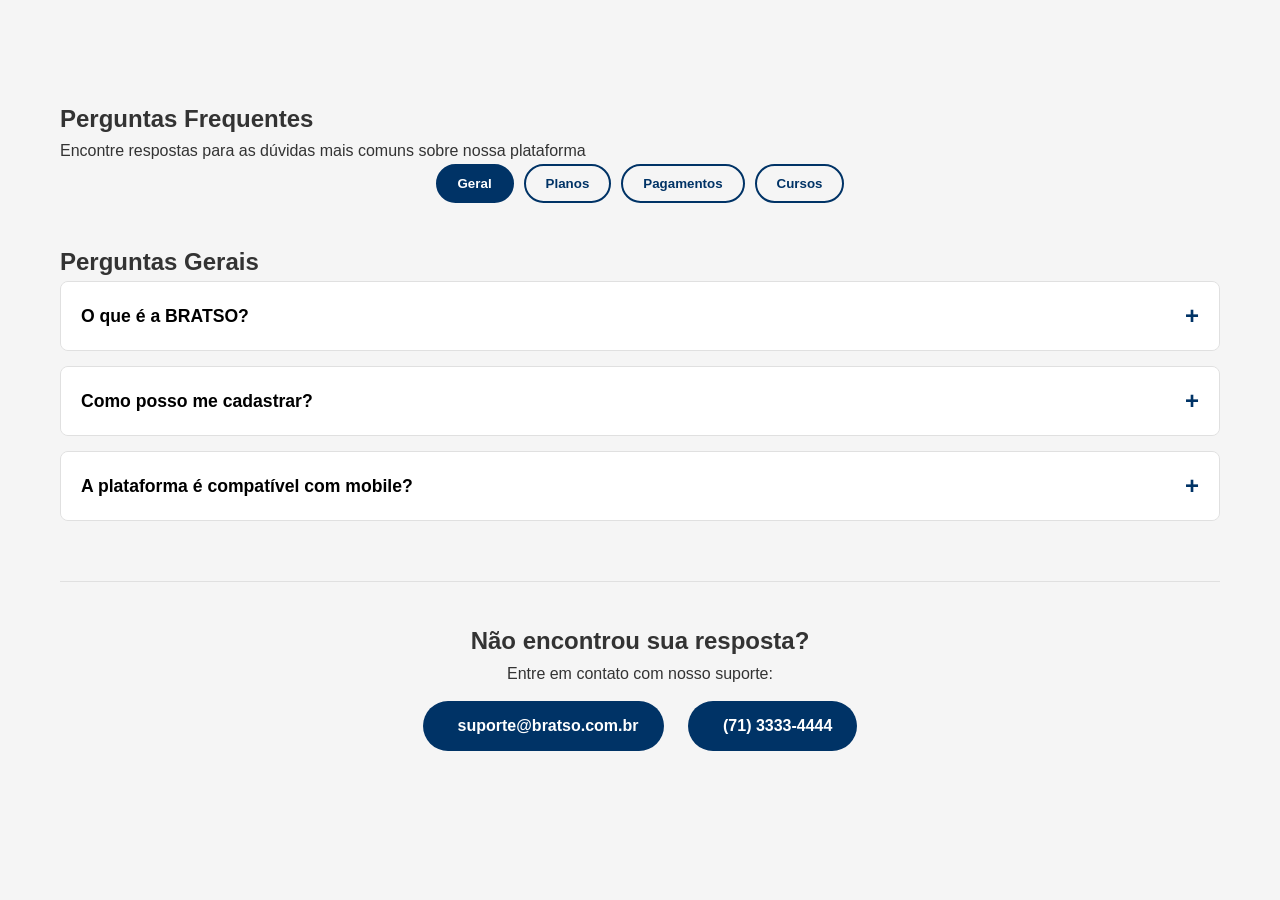
<file: front/pages/footer/faq.html>
<!DOCTYPE html>
<html lang="pt-BR">
<head>
    <meta charset="UTF-8">
    <meta name="viewport" content="width=device-width, initial-scale=1.0">
    <title>Perguntas Frequentes | BRATSO</title>
    <link rel="stylesheet" href="../../css/style.css">
</head>
<body>
    <!-- Header igual ao da política de privacidade -->

    <main class="faq-page">
        <section class="page-header">
            <div class="container">
                <h1>Perguntas Frequentes</h1>
                <p>Encontre respostas para as dúvidas mais comuns sobre nossa plataforma</p>
            </div>
        </section>

        <section class="faq-categories">
            <div class="container">
                <div class="category-tabs">
                    <button class="tab-btn active" data-category="geral">Geral</button>
                    <button class="tab-btn" data-category="planos">Planos</button>
                    <button class="tab-btn" data-category="pagamentos">Pagamentos</button>
                    <button class="tab-btn" data-category="cursos">Cursos</button>
                </div>
            </div>
        </section>

        <section class="faq-content">
            <div class="container">
                <div class="faq-section active" id="geral">
                    <h2>Perguntas Gerais</h2>
                    
                    <div class="faq-item">
                        <button class="faq-question">O que é a BRATSO?</button>
                        <div class="faq-answer">
                            <p>A BRATSO é uma plataforma de educação online focada em negócios, empreendedorismo e tecnologia. Oferecemos cursos de alta qualidade com flexibilidade para você aprender no seu próprio ritmo.</p>
                        </div>
                    </div>
                    
                    <div class="faq-item">
                        <button class="faq-question">Como posso me cadastrar?</button>
                        <div class="faq-answer">
                            <p>Clique no botão "Acessar" no canto superior direito e selecione "Criar conta". Preencha o formulário com seus dados e confirme seu e-mail para ativar sua conta.</p>
                        </div>
                    </div>
                    
                    <div class="faq-item">
                        <button class="faq-question">A plataforma é compatível com mobile?</button>
                        <div class="faq-answer">
                            <p>Sim, nossa plataforma é totalmente responsiva e pode ser acessada de smartphones e tablets. Também temos um aplicativo disponível para iOS e Android.</p>
                        </div>
                    </div>
                </div>

                <div class="faq-section" id="planos">
                    <h2>Planos e Assinaturas</h2>
                    
                    <div class="faq-item">
                        <button class="faq-question">Quais são as diferenças entre os planos?</button>
                        <div class="faq-answer">
                            <p>Temos três planos principais: Básico (acesso aos cursos), Empreendedor (cursos + mentorias) e Startup (incubação + aceleração). Veja a página de Planos para detalhes completos.</p>
                        </div>
                    </div>
                    
                    <div class="faq-item">
                        <button class="faq-question">Posso mudar de plano depois?</button>
                        <div class="faq-answer">
                            <p>Sim, você pode atualizar seu plano a qualquer momento. A diferença de valor será cobrada proporcionalmente ao tempo restante de sua assinatura atual.</p>
                        </div>
                    </div>
                </div>

                <div class="faq-section" id="pagamentos">
                    <h2>Pagamentos e Reembolsos</h2>
                    
                    <div class="faq-item">
                        <button class="faq-question">Quais formas de pagamento são aceitas?</button>
                        <div class="faq-answer">
                            <p>Aceitamos cartões de crédito (todas as bandeiras), Pix e boleto bancário. Para planos anuais, também oferecemos desconto no pagamento à vista.</p>
                        </div>
                    </div>
                    
                    <div class="faq-item">
                        <button class="faq-question">Qual é a política de reembolso?</button>
                        <div class="faq-answer">
                            <p>Oferecemos reembolso integral dentro de 7 dias após a compra, desde que menos de 20% do curso tenha sido consumido. Após este período, analisamos caso a caso.</p>
                        </div>
                    </div>
                </div>

                <div class="faq-section" id="cursos">
                    <h2>Cursos e Certificados</h2>
                    
                    <div class="faq-item">
                        <button class="faq-question">Como acessar os cursos comprados?</button>
                        <div class="faq-answer">
                            <p>Após o pagamento confirmado, seus cursos estarão disponíveis em "Minha Área" quando você fizer login. Você pode acessar o conteúdo a qualquer momento.</p>
                        </div>
                    </div>
                    
                    <div class="faq-item">
                        <button class="faq-question">Os certificados são reconhecidos?</button>
                        <div class="faq-answer">
                            <p>Sim, nossos certificados são válidos e reconhecidos pelo mercado. Eles podem ser verificados online através de um código único e QR Code.</p>
                        </div>
                    </div>
                </div>

                <div class="contact-support">
                    <h2>Não encontrou sua resposta?</h2>
                    <p>Entre em contato com nosso suporte:</p>
                    <a href="mailto:suporte@bratso.com.br" class="support-btn">
                        <i class="fas fa-envelope"></i> suporte@bratso.com.br
                    </a>
                    <a href="tel:+551112345678" class="support-btn">
                        <i class="fas fa-phone"></i> (71) 3333-4444
                    </a>
                </div>
            </div>
        </section>
    </main>

    <!-- Rodapé igual ao das outras páginas -->
</body>
</html>
</file>
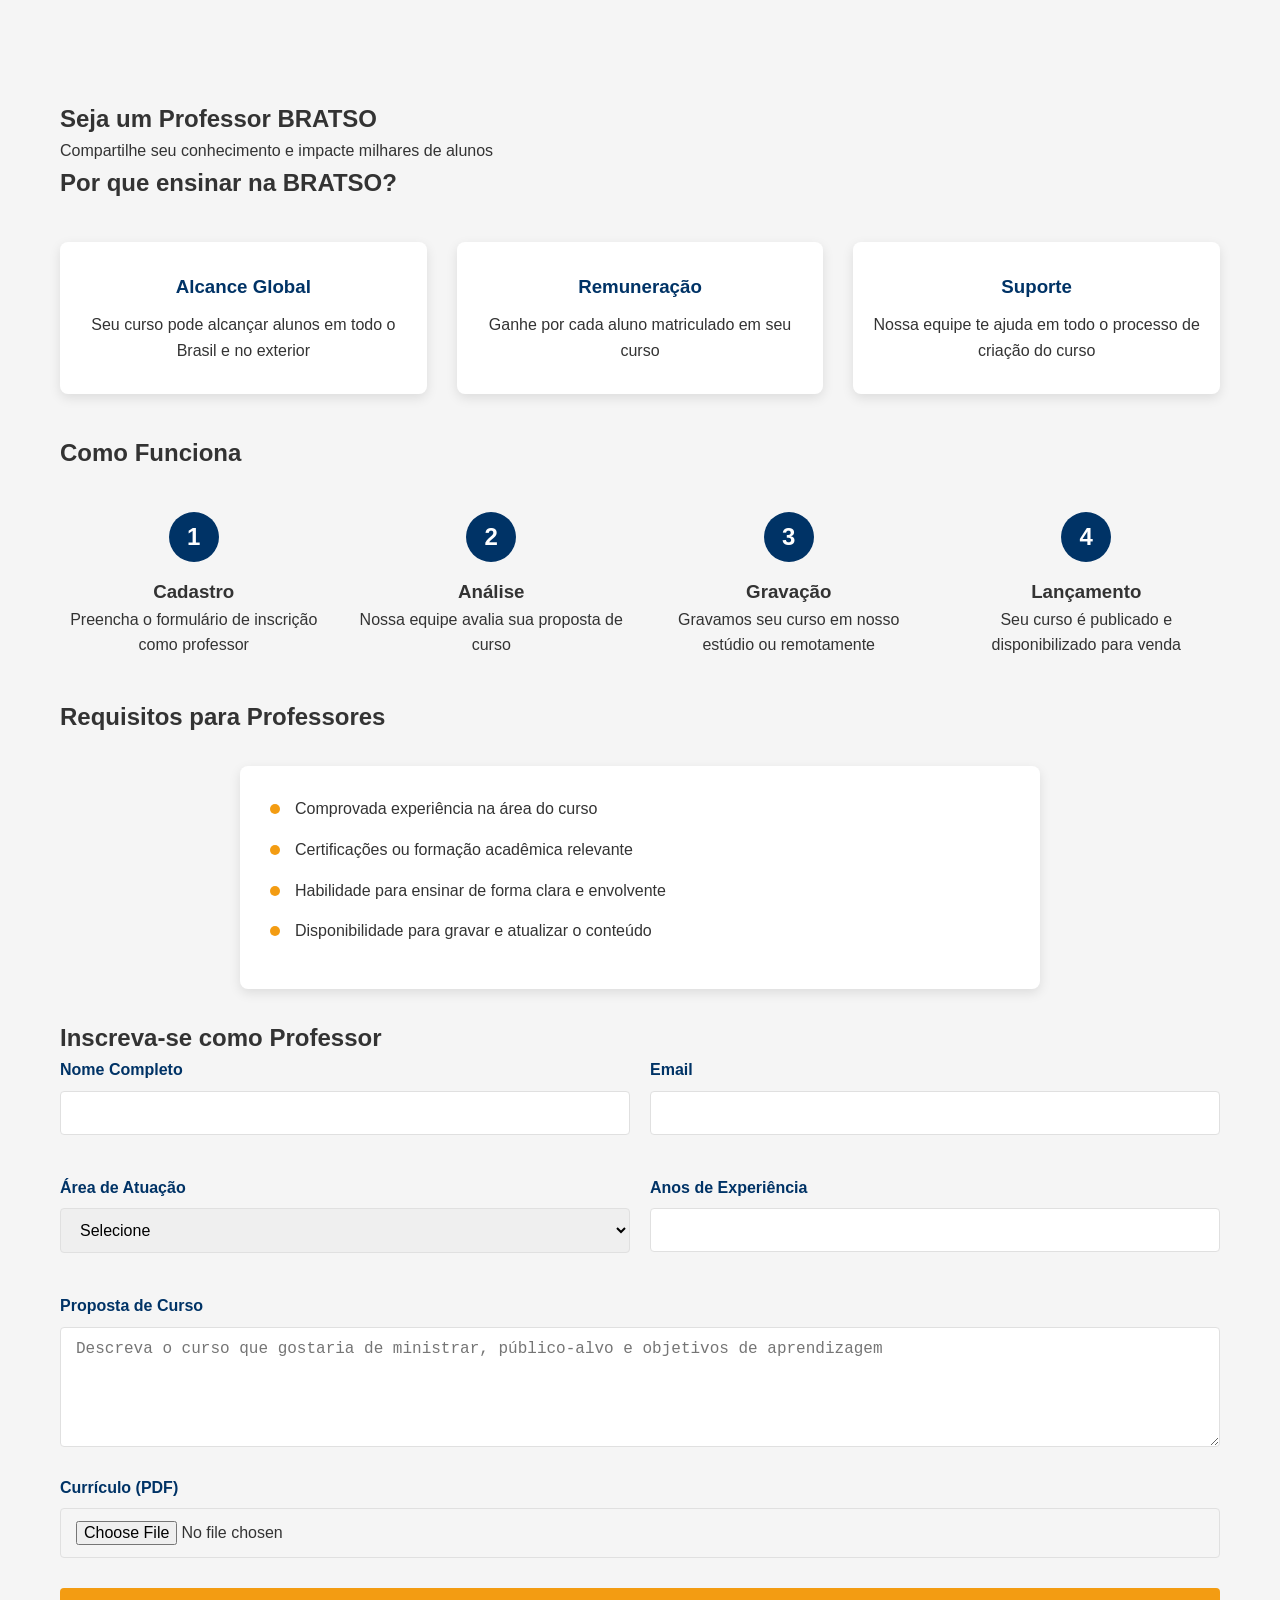
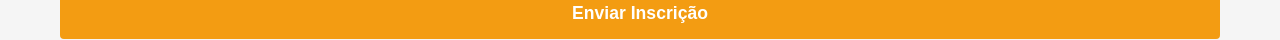
<file: front/pages/footer/seja-professor.html>
<!DOCTYPE html>
<html lang="pt-BR">
<head>
    <meta charset="UTF-8">
    <meta name="viewport" content="width=device-width, initial-scale=1.0">
    <title>Seja um Professor | BRATSO</title>
    <link rel="stylesheet" href="../../css/style.css">
</head>
<body>
    <!-- Header igual ao da política de privacidade -->

    <main class="become-teacher">
        <section class="page-header">
            <div class="container">
                <h1>Seja um Professor BRATSO</h1>
                <p>Compartilhe seu conhecimento e impacte milhares de alunos</p>
            </div>
        </section>

        <section class="teacher-benefits">
            <div class="container">
                <h2>Por que ensinar na BRATSO?</h2>
                
                <div class="benefits-grid">
                    <div class="benefit-card">
                        <i class="fas fa-globe"></i>
                        <h3>Alcance Global</h3>
                        <p>Seu curso pode alcançar alunos em todo o Brasil e no exterior</p>
                    </div>
                    <div class="benefit-card">
                        <i class="fas fa-money-bill-wave"></i>
                        <h3>Remuneração</h3>
                        <p>Ganhe por cada aluno matriculado em seu curso</p>
                    </div>
                    <div class="benefit-card">
                        <i class="fas fa-chalkboard-teacher"></i>
                        <h3>Suporte</h3>
                        <p>Nossa equipe te ajuda em todo o processo de criação do curso</p>
                    </div>
                </div>
            </div>
        </section>

        <section class="how-it-works">
            <div class="container">
                <h2>Como Funciona</h2>
                
                <div class="steps">
                    <div class="step">
                        <div class="step-number">1</div>
                        <h3>Cadastro</h3>
                        <p>Preencha o formulário de inscrição como professor</p>
                    </div>
                    <div class="step">
                        <div class="step-number">2</div>
                        <h3>Análise</h3>
                        <p>Nossa equipe avalia sua proposta de curso</p>
                    </div>
                    <div class="step">
                        <div class="step-number">3</div>
                        <h3>Gravação</h3>
                        <p>Gravamos seu curso em nosso estúdio ou remotamente</p>
                    </div>
                    <div class="step">
                        <div class="step-number">4</div>
                        <h3>Lançamento</h3>
                        <p>Seu curso é publicado e disponibilizado para venda</p>
                    </div>
                </div>
            </div>
        </section>

        <section class="teacher-requirements">
            <div class="container">
                <h2>Requisitos para Professores</h2>
                <ul class="requirements-list">
                    <li>Comprovada experiência na área do curso</li>
                    <li>Certificações ou formação acadêmica relevante</li>
                    <li>Habilidade para ensinar de forma clara e envolvente</li>
                    <li>Disponibilidade para gravar e atualizar o conteúdo</li>
                </ul>
            </div>
        </section>

        <section class="application-form">
            <div class="container">
                <h2>Inscreva-se como Professor</h2>
                <form id="teacherForm">
                    <div class="form-row">
                        <div class="form-group">
                            <label for="teacherName">Nome Completo</label>
                            <input type="text" id="teacherName" required>
                        </div>
                        <div class="form-group">
                            <label for="teacherEmail">Email</label>
                            <input type="email" id="teacherEmail" required>
                        </div>
                    </div>
                    
                    <div class="form-row">
                        <div class="form-group">
                            <label for="teacherArea">Área de Atuação</label>
                            <select id="teacherArea" required>
                                <option value="">Selecione</option>
                                <option value="negocios">Negócios</option>
                                <option value="empreendedorismo">Empreendedorismo</option>
                                <option value="tecnologia">Tecnologia</option>
                            </select>
                        </div>
                        <div class="form-group">
                            <label for="teacherExperience">Anos de Experiência</label>
                            <input type="number" id="teacherExperience" min="1" required>
                        </div>
                    </div>
                    
                    <div class="form-group">
                        <label for="courseProposal">Proposta de Curso</label>
                        <textarea id="courseProposal" rows="5" placeholder="Descreva o curso que gostaria de ministrar, público-alvo e objetivos de aprendizagem" required></textarea>
                    </div>
                    
                    <div class="form-group">
                        <label for="teacherResume">Currículo (PDF)</label>
                        <input type="file" id="teacherResume" accept=".pdf" required>
                    </div>
                    
                    <button type="submit" class="submit-btn">Enviar Inscrição</button>
                </form>
            </div>
        </section>
    </main>

    <!-- Rodapé igual ao das outras páginas -->
</body>
</html>
</file>
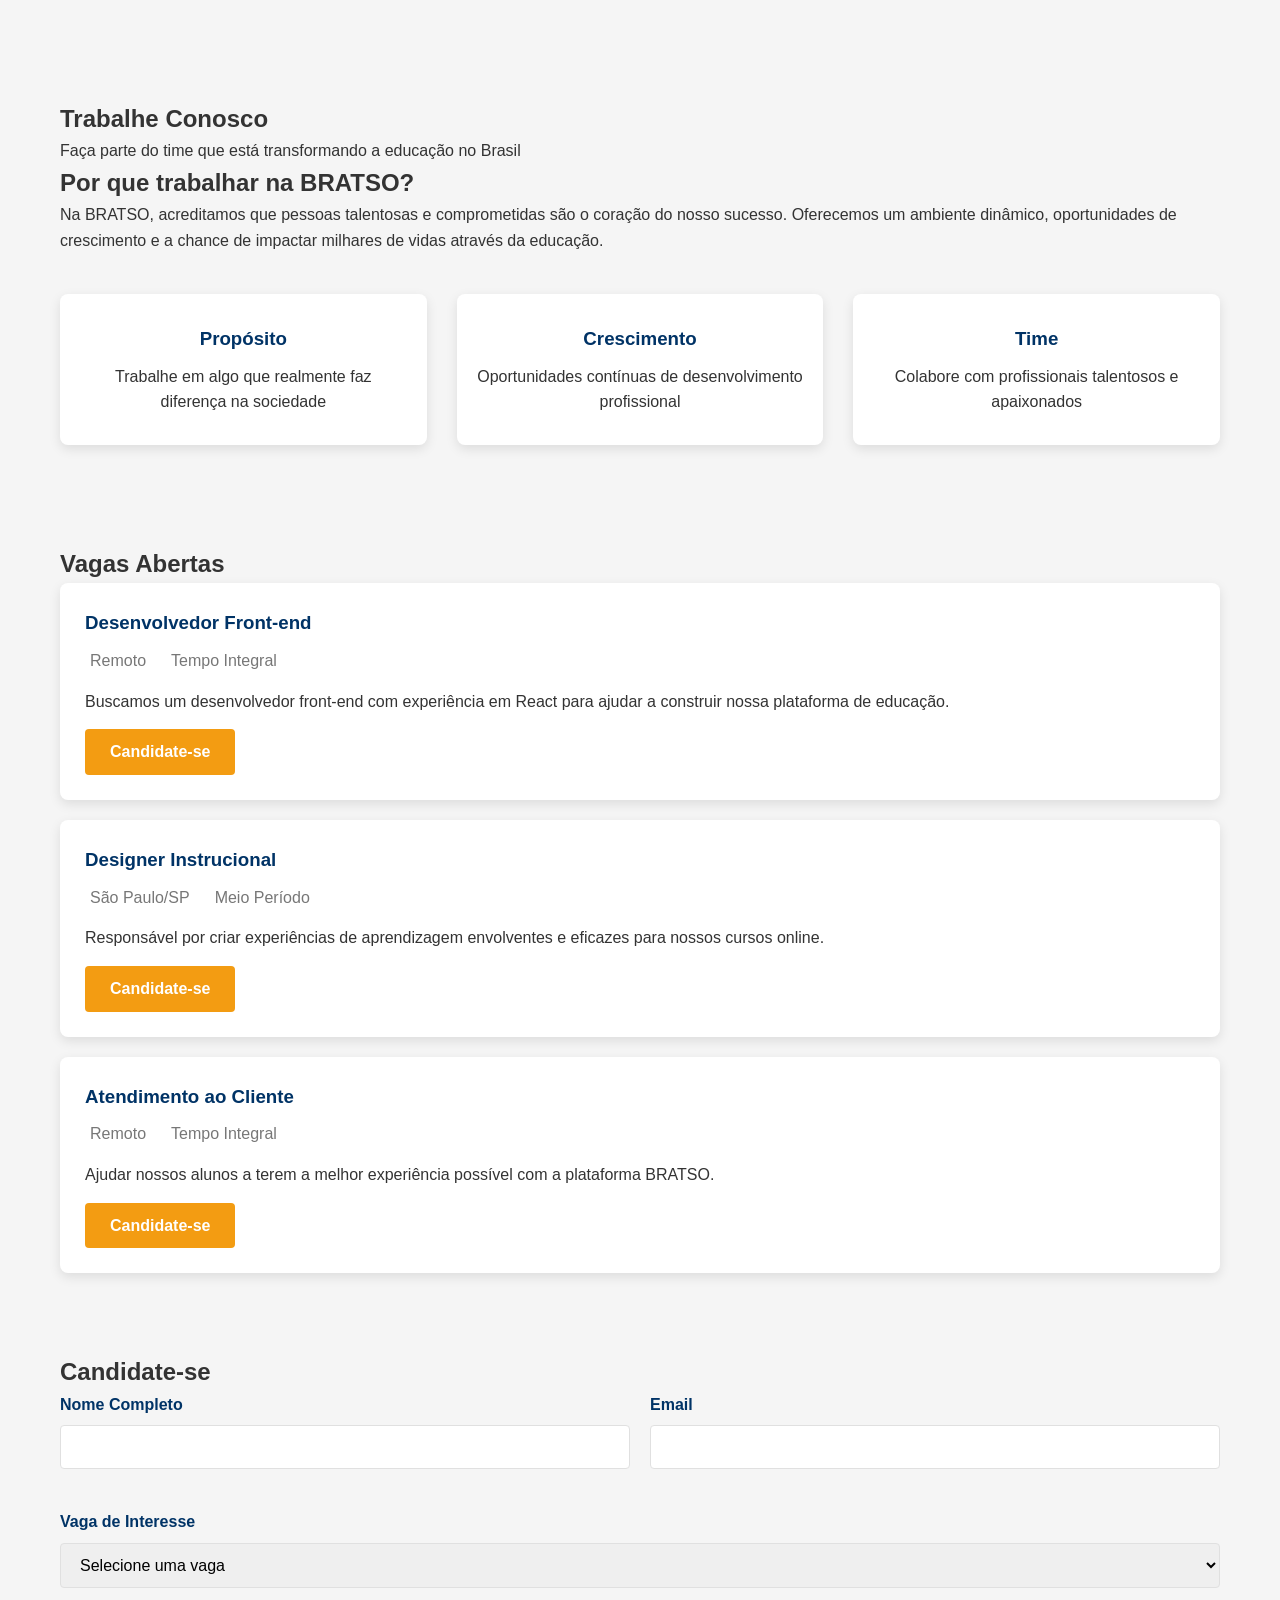
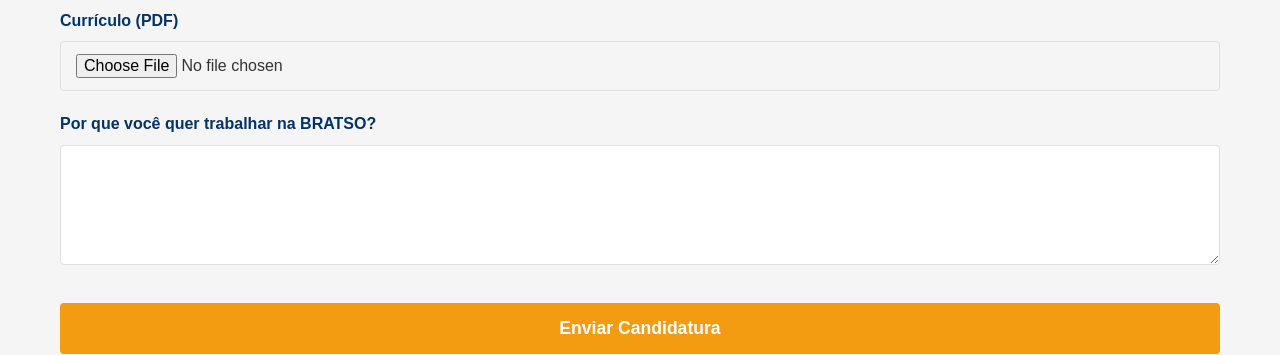
<file: front/pages/footer/trabalhe-conosco.html>
<!DOCTYPE html>
<html lang="pt-BR">
<head>
    <meta charset="UTF-8">
    <meta name="viewport" content="width=device-width, initial-scale=1.0">
    <title>Trabalhe Conosco | BRATSO</title>
    <link rel="stylesheet" href="../../css/style.css">
</head>
<body>
    <!-- Header igual ao da política de privacidade -->

    <main class="careers-page">
        <section class="page-header">
            <div class="container">
                <h1>Trabalhe Conosco</h1>
                <p>Faça parte do time que está transformando a educação no Brasil</p>
            </div>
        </section>

        <section class="careers-intro">
            <div class="container">
                <h2>Por que trabalhar na BRATSO?</h2>
                <p>Na BRATSO, acreditamos que pessoas talentosas e comprometidas são o coração do nosso sucesso. Oferecemos um ambiente dinâmico, oportunidades de crescimento e a chance de impactar milhares de vidas através da educação.</p>
                
                <div class="benefits-grid">
                    <div class="benefit-card">
                        <i class="fas fa-heart"></i>
                        <h3>Propósito</h3>
                        <p>Trabalhe em algo que realmente faz diferença na sociedade</p>
                    </div>
                    <div class="benefit-card">
                        <i class="fas fa-chart-line"></i>
                        <h3>Crescimento</h3>
                        <p>Oportunidades contínuas de desenvolvimento profissional</p>
                    </div>
                    <div class="benefit-card">
                        <i class="fas fa-users"></i>
                        <h3>Time</h3>
                        <p>Colabore com profissionais talentosos e apaixonados</p>
                    </div>
                </div>
            </div>
        </section>

        <section class="open-positions">
            <div class="container">
                <h2>Vagas Abertas</h2>
                
                <div class="position-card">
                    <h3>Desenvolvedor Front-end</h3>
                    <div class="position-meta">
                        <span><i class="fas fa-map-marker-alt"></i> Remoto</span>
                        <span><i class="fas fa-briefcase"></i> Tempo Integral</span>
                    </div>
                    <p>Buscamos um desenvolvedor front-end com experiência em React para ajudar a construir nossa plataforma de educação.</p>
                    <a href="#apply" class="apply-btn">Candidate-se</a>
                </div>

                <div class="position-card">
                    <h3>Designer Instrucional</h3>
                    <div class="position-meta">
                        <span><i class="fas fa-map-marker-alt"></i> São Paulo/SP</span>
                        <span><i class="fas fa-briefcase"></i> Meio Período</span>
                    </div>
                    <p>Responsável por criar experiências de aprendizagem envolventes e eficazes para nossos cursos online.</p>
                    <a href="#apply" class="apply-btn">Candidate-se</a>
                </div>

                <div class="position-card">
                    <h3>Atendimento ao Cliente</h3>
                    <div class="position-meta">
                        <span><i class="fas fa-map-marker-alt"></i> Remoto</span>
                        <span><i class="fas fa-briefcase"></i> Tempo Integral</span>
                    </div>
                    <p>Ajudar nossos alunos a terem a melhor experiência possível com a plataforma BRATSO.</p>
                    <a href="#apply" class="apply-btn">Candidate-se</a>
                </div>
            </div>
        </section>

        <section id="apply" class="application-form">
            <div class="container">
                <h2>Candidate-se</h2>
                <form id="careerForm">
                    <div class="form-row">
                        <div class="form-group">
                            <label for="name">Nome Completo</label>
                            <input type="text" id="name" required>
                        </div>
                        <div class="form-group">
                            <label for="email">Email</label>
                            <input type="email" id="email" required>
                        </div>
                    </div>
                    
                    <div class="form-group">
                        <label for="position">Vaga de Interesse</label>
                        <select id="position" required>
                            <option value="">Selecione uma vaga</option>
                            <option value="frontend">Desenvolvedor Front-end</option>
                            <option value="designer">Designer Instrucional</option>
                            <option value="atendimento">Atendimento ao Cliente</option>
                        </select>
                    </div>
                    
                    <div class="form-group">
                        <label for="resume">Currículo (PDF)</label>
                        <input type="file" id="resume" accept=".pdf" required>
                    </div>
                    
                    <div class="form-group">
                        <label for="message">Por que você quer trabalhar na BRATSO?</label>
                        <textarea id="message" rows="5" required></textarea>
                    </div>
                    
                    <button type="submit" class="submit-btn">Enviar Candidatura</button>
                </form>
            </div>
        </section>
    </main>

    <!-- Rodapé igual ao das outras páginas -->
</body>
</html>
</file>
<file: front/css/style.css>
/* ===== RESET & BASE STYLES ===== */
:root {
    --primary: #003366;       /* Azul universitário */
    --secondary: #E74C3C;     /* Vermelho energético */
    --accent: #F39C12;        /* Laranja destaque */
    --light: #F5F5F5;         /* Fundo claro */
    --dark: #333333;          /* Texto escuro */
    --gray: #777777;          /* Texto secundário */
    --light-gray: #E0E0E0;    /* Bordas e divisores */
    --success: #27AE60;       /* Verde sucesso */
    --white: #FFFFFF;         /* Branco puro */
    --shadow: 0 4px 12px rgba(0, 0, 0, 0.1);
    --transition: all 0.3s ease;
}

* {
    margin: 0;
    padding: 0;
    box-sizing: border-box;
}

html {
    scroll-behavior: smooth;
}

body {
    font-family: 'Segoe UI', 'Roboto', 'Helvetica Neue', Arial, sans-serif;
    line-height: 1.6;
    color: var(--dark);
    background-color: var(--light);
    overflow-x: hidden;
}

a {
    text-decoration: none;
    color: inherit;
    transition: var(--transition);
}

ul {
    list-style: none;
}

img {
    max-width: 100%;
    height: auto;
}

.container {
    width: 100%;
    max-width: 1200px;
    margin: 0 auto;
    padding: 0 20px;
}

.section-title {
    font-size: 2.2rem;
    margin-bottom: 2rem;
    text-align: center;
    color: var(--primary);
    position: relative;
    padding-bottom: 15px;
}

.section-title::after {
    content: '';
    position: absolute;
    bottom: 0;
    left: 50%;
    transform: translateX(-50%);
    width: 80px;
    height: 4px;
    background: var(--accent);
}

.btn {
    display: inline-block;
    padding: 12px 28px;
    border-radius: 4px;
    font-weight: 600;
    text-align: center;
    cursor: pointer;
    transition: var(--transition);
    border: none;
}

/* ===== HEADER ===== */
header {
    background-color: var(--primary);
    box-shadow: var(--shadow);
    position: fixed;
    width: 100%;
    top: 0;
    z-index: 1000;
    padding: 15px 0;
}

.logo {
    display: flex;
    align-items: center;
    gap: 10px;
}

.logo img {
    height: 80px;
    width: auto;
}

.logo h1 {
    font-size: 1.8rem;
    font-weight: 700;
    color: var(--primary);
}

nav ul {
    display: flex;
    gap: 30px;
}

nav ul li a {
    font-weight: 500;
    color: var(--dark);
    position: relative;
    padding: 5px 0;
}

nav ul li a::after {
    content: '';
    position: absolute;
    bottom: 0;
    left: 0;
    width: 0;
    height: 2px;
    background: var(--accent);
    transition: var(--transition);
}

nav ul li a:hover::after,
nav ul li a.active::after {
    width: 100%;
}

.header-actions {
    display: flex;
    align-items: center;
    gap: 20px;
}

.login-btn {
    background: var(--primary);
    color: var(--white);
    padding: 10px 25px;
    border-radius: 4px;
    font-weight: 600;
    display: flex;
    align-items: center;
    gap: 8px;
}

.login-btn:hover {
    background: #002244;
    transform: translateY(-2px);
}

/* ===== HERO SECTION ===== */
.hero {
    background: linear-gradient(rgba(0, 51, 102, 0.8), rgba(0, 51, 102, 0.8)), 
                url('../images/hero-bg.jpg') center/cover no-repeat;
    height: 90vh;
    min-height: 600px;
    display: flex;
    align-items: center;
    text-align: center;
    color: var(--white);
    margin-top: 80px;
}

.hero-content {
    max-width: 800px;
    margin: 0 auto;
    padding: 0 20px;
}

.hero h2 {
    font-size: 3.2rem;
    margin-bottom: 20px;
    line-height: 1.2;
}

.hero p {
    font-size: 1.2rem;
    margin-bottom: 30px;
    opacity: 0.9;
}

.hero-buttons {
    display: flex;
    justify-content: center;
    gap: 20px;
    margin-top: 30px;
}

.cta-btn {
    background: var(--accent);
    color: var(--white);
    font-size: 22px;
    text-align: center;
}

.cta-btn:hover {
    background: #e67e22;
    transform: translateY(-3px);
    box-shadow: 0 10px 20px rgba(243, 156, 18, 0.3);
}

.secondary-btn {
    background: transparent;
    color: var(--white);
    border: 2px solid var(--white);
    font-size: 22px;
    text-align: center;
}

.secondary-btn:hover {
    background: rgba(255, 255, 255, 0.1);
    transform: translateY(-3px);
}

/* ===== HIGHLIGHTS ===== */
.highlights {
    padding: 80px 0;
    background: var(--white);
}

.highlight-card {
    background: var(--white);
    padding: 40px 30px;
    border-radius: 8px;
    text-align: center;
    box-shadow: var(--shadow);
    transition: var(--transition);
}

.highlight-card i {
    font-size: 3rem;
    color: var(--accent);
    margin-bottom: 20px;
}

.highlight-card h3 {
    font-size: 1.5rem;
    margin-bottom: 15px;
    color: var(--primary);
}

.highlight-card p {
    color: var(--gray);
}

.highlight-card:hover {
    transform: translateY(-10px);
    box-shadow: 0 15px 30px rgba(0, 0, 0, 0.1);
}

/* ===== COURSES SECTION ===== */
.courses {
    padding: 80px 0;
    background: var(--light);
}

.course-grid {
    display: grid;
    grid-template-columns: repeat(auto-fill, minmax(300px, 1fr));
    gap: 30px;
    margin-top: 40px;
}

.course-card {
    background: var(--white);
    border-radius: 8px;
    overflow: hidden;
    box-shadow: var(--shadow);
    transition: var(--transition);
}

.course-card:hover {
    transform: translateY(-10px);
    box-shadow: 0 15px 30px rgba(0, 0, 0, 0.15);
}

.course-image {
    height: 200px;
    background-size: cover;
    background-position: center;
}

.course-info {
    padding: 25px;
}

.course-info h3 {
    font-size: 1.3rem;
    margin-bottom: 10px;
    color: var(--primary);
}

.course-info p {
    color: var(--gray);
    margin-bottom: 15px;
}

.course-category {
    display: inline-block;
    background: var(--light);
    color: var(--primary);
    padding: 5px 15px;
    border-radius: 20px;
    font-size: 0.8rem;
    font-weight: 600;
}

.see-more {
    display: block;
    text-align: center;
    margin-top: 40px;
    color: var(--primary);
    font-weight: 600;
    transition: var(--transition);
}

.see-more:hover {
    color: var(--accent);
}

.see-more i {
    margin-left: 8px;
}

/* ===== PLANS SECTION ===== */
.plans {
    padding: 80px 0;
    background: var(--white);
}

.plan-cards {
    display: grid;
    grid-template-columns: repeat(auto-fit, minmax(300px, 1fr));
    gap: 30px;
    margin-top: 40px;
}

.plan-card {
    background: var(--white);
    border-radius: 8px;
    padding: 40px 30px;
    box-shadow: var(--shadow);
    transition: var(--transition);
    position: relative;
    border: 1px solid var(--light-gray);
}

.plan-card.featured {
    border: 2px solid var(--accent);
    transform: scale(1.02);
}

.featured-badge {
    position: absolute;
    top: -15px;
    right: 20px;
    background: var(--accent);
    color: var(--white);
    padding: 5px 15px;
    border-radius: 20px;
    font-size: 0.8rem;
    font-weight: 600;
}

.plan-card h3 {
    font-size: 1.5rem;
    margin-bottom: 20px;
    color: var(--primary);
    text-align: center;
}

.plan-price {
    text-align: center;
    margin-bottom: 30px;
}

.price {
    font-size: 2.5rem;
    font-weight: 700;
    color: var(--primary);
}

.period {
    font-size: 1rem;
    color: var(--gray);
}

.plan-features {
    margin-bottom: 30px;
}

.plan-features li {
    margin-bottom: 15px;
    display: flex;
    align-items: center;
    gap: 10px;
}

.plan-features i.fa-check {
    color: var(--success);
}

.plan-features i.fa-times {
    color: var(--gray);
    opacity: 0.7;
}

.plan-btn {
    display: block;
    width: 100%;
    background: var(--primary);
    color: var(--white);
    text-align: center;
    padding: 12px;
    border-radius: 4px;
    font-weight: 600;
    transition: var(--transition);
}

.plan-btn:hover {
    background: #002244;
    transform: translateY(-3px);
    box-shadow: 0 5px 15px rgba(0, 51, 102, 0.3);
}

.plan-card.featured .plan-btn {
    background: var(--accent);
}

.plan-card.featured .plan-btn:hover {
    background: #e67e22;
    box-shadow: 0 5px 15px rgba(243, 156, 18, 0.3);
}

/* ===== LOCATION SECTION ===== */
.location {
    padding: 80px 0;
    background: var(--light);
}

.map-container {
    margin-top: 40px;
    border-radius: 8px;
    overflow: hidden;
    box-shadow: var(--shadow);
}

/* ===== FOOTER ===== */
footer {
    background: var(--primary);
    color: var(--white);
    padding: 60px 0 0;
}

.footer-content {
    display: grid;
    grid-template-columns: repeat(auto-fit, minmax(250px, 1fr));
    gap: 40px;
    margin-bottom: 40px;
}

.footer-section h3 {
    font-size: 1.3rem;
    margin-bottom: 20px;
    position: relative;
    padding-bottom: 10px;
}

.footer-section h3::after {
    content: '';
    position: absolute;
    bottom: 0;
    left: 0;
    width: 50px;
    height: 2px;
    background: var(--accent);
}

.footer-section.about p {
    margin-bottom: 20px;
    opacity: 0.8;
}

.social-icons {
    display: flex;
    gap: 15px;
}

.social-icons a {
    display: flex;
    align-items: center;
    justify-content: center;
    width: 40px;
    height: 40px;
    background: rgba(255, 255, 255, 0.1);
    border-radius: 50%;
    transition: var(--transition);
}

.social-icons a:hover {
    background: var(--accent);
    transform: translateY(-3px);
}

.footer-section.links ul li {
    margin-bottom: 10px;
}

.footer-section.links ul li a {
    opacity: 0.8;
    transition: var(--transition);
}

.footer-section.links ul li a:hover {
    opacity: 1;
    color: var(--accent);
    padding-left: 5px;
}

.footer-section.contact p {
    display: flex;
    align-items: center;
    gap: 10px;
    margin-bottom: 15px;
    opacity: 0.8;
}

.footer-bottom {
    text-align: center;
    padding: 20px 0;
    border-top: 1px solid rgba(255, 255, 255, 0.1);
    font-size: 0.9rem;
    opacity: 0.8;
}

/* ===== RESPONSIVE DESIGN ===== */
@media (max-width: 992px) {
    .hero h2 {
        font-size: 2.8rem;
    }
    
    .hero p {
        font-size: 1.1rem;
    }
}

@media (max-width: 768px) {
    header {
        padding: 15px 0;
    }
    
    .logo h1 {
        font-size: 1.5rem;
    }
    
    nav {
        display: none;
    }
    
    .hero {
        height: auto;
        padding: 120px 0 80px;
    }
    
    .hero h2 {
        font-size: 2.2rem;
    }
    
    .hero-buttons {
        flex-direction: column;
        gap: 15px;
    }
    
    .section-title {
        font-size: 1.8rem;
    }
}

@media (max-width: 576px) {
    .hero h2 {
        font-size: 2rem;
    }
    
    .hero p {
        font-size: 1rem;
    }
    
    .highlight-card {
        padding: 30px 20px;
    }
    
    .plan-cards {
        grid-template-columns: 1fr;
    }
    
    .plan-card.featured {
        transform: none;
    }
}

/* ===== HEADER STYLES ===== */
header {
    background-color: var(--accent);
    box-shadow: var(--shadow);
    position: fixed;
    width: 100%;
    top: 0;
    z-index: 1000;
    padding: 0 2rem;
    display: flex;
    justify-content: space-between;
    align-items: center;
    height: 80px;
}

.logo-container {
    display: flex;
    align-items: center;
}

.logo {
    display: flex;
    align-items: center;
    gap: 15px;
    text-decoration: none;
}

.logo img {
    height: 80px;
    width: auto;
    transition: var(--transition);
}

.logo:hover img {
    transform: rotate(5deg);
}

.logo-text {
    display: flex;
    flex-direction: column;
}

.logo-text h1 {
    font-size: 2rem;
    font-weight: 700;
    color: var(--primary);
    margin: 0;
    line-height: 1;
}

.logo-text .tagline {
    font-size: 0.8rem;
    color: var(--gray);
    margin: 0;
    font-weight: 500;
    letter-spacing: 1px;
}

.main-nav {
    display: flex;
    align-items: center;
}

.main-nav ul {
    display: flex;
    gap: 2rem;
    margin: 0;
    padding: 0;
}

.main-nav ul li {
    list-style: none;
}

.main-nav ul li a {
    font-weight: 600;
    color: var(--dark);
    position: relative;
    padding: 5px 0;
    font-size: 1rem;
    text-decoration: none;
}

.main-nav ul li a::after {
    content: '';
    position: absolute;
    bottom: 0;
    left: 0;
    width: 0;
    height: 3px;
    background: var(--primary);
    transition: var(--transition);
}

.main-nav ul li a:hover::after,
.main-nav ul li a.active::after {
    width: 100%;
}

.header-actions {
    display: flex;
    align-items: center;
}

.login-btn {
    background: var(--primary);
    color: var(--white);
    padding: 0.7rem 1.8rem;
    border-radius: 30px;
    font-weight: 600;
    display: flex;
    align-items: center;
    gap: 10px;
    transition: var(--transition);
    font-size: 0.95rem;
    box-shadow: 0 4px 6px rgba(0, 51, 102, 0.1);
    text-decoration: none;
}

.login-btn:hover {
    background: #002244;
    transform: translateY(-2px);
    box-shadow: 0 6px 12px rgba(0, 51, 102, 0.15);
}

.login-btn i {
    font-size: 1rem;
}

/* Ajuste para o hero section devido ao header fixo */
.hero {
    margin-top: 80px; /* Altura do header */
}

/* Responsividade para Header */
@media (max-width: 992px) {
    .main-nav {
        display: none;
    }
    
    header {
        padding: 0 1.5rem;
        height: 70px;
    }
    
    .logo img {
        height: 50px;
    }
    
    .logo-text h1 {
        font-size: 1.8rem;
    }
}

@media (max-width: 768px) {
    .logo-text .tagline {
        display: none;
    }
}

@media (max-width: 576px) {
    .login-btn span {
        display: none;
    }
    
    .login-btn {
        padding: 0.8rem;
        border-radius: 50%;
        width: 44px;
        height: 44px;
        display: flex;
        justify-content: center;
        align-items: center;
    }
    
    .login-btn i {
        font-size: 1.2rem;
        margin: 0;
    }
    
    .logo img {
        height: 45px;
    }
    
    .logo-text h1 {
        font-size: 1.5rem;
    }
}

.location {
    text-align: center;
    padding: 40px 20px;
}

.section-title {
    font-size: 2rem;
    margin-bottom: 20px;
    color: #333;
}

.map-container {
    display: flex;
    justify-content: center;
    align-items: center;
}

.map-container iframe {
    max-width: 100%;
    border: none;
    border-radius: 8px;
}
.hero {
    background-image: url(../images/bd.jpeg);
    background-size: cover;
    background-position: center;
    background-repeat: no-repeat;
    color: white;
    padding: 100px 20px;
    text-align: center;
}

.hero-content {
    max-width: 800px;
    margin: 0 auto;
    background-color: rgba(0, 0, 0, 0.5); /* Fundo semitransparente para texto legível */
    padding: 40px;
    border-radius: 12px;
}

.hero h2 {
    font-size: 2.8rem;
    margin-bottom: 20px;
}

.hero p {
    font-size: 1.2rem;
    margin-bottom: 30px;
}

.hero-buttons a {
    margin: 0 10px;
}
/* ================= DEPOIMENTOS ================== */
.depoimentos {
    background-color: #f9f9f9;
    padding: 60px 20px;
    text-align: center;
}

.depoimentos .section-title {
    font-size: 2.5rem;
    margin-bottom: 40px;
    color: #333;
}

.depoimentos-grid {
    display: flex;
    gap: 30px;
    flex-wrap: wrap;
    justify-content: center;
}

.depoimento-card {
    background-color: #fff;
    padding: 25px;
    border-radius: 16px;
    box-shadow: 0 8px 20px rgba(0,0,0,0.08);
    max-width: 350px;
    transition: transform 0.3s ease;
}

.depoimento-card:hover {
    transform: translateY(-5px);
}

.depoimento-card p {
    font-style: italic;
    color: #555;
    margin-bottom: 15px;
}

.depoimento-card h3 {
    color: #222;
    margin-bottom: 5px;
}

.depoimento-card span {
    color: #888;
    font-size: 0.9rem;
}

/* ================= DIFERENCIAIS ================== */
.diferenciais {
    background-color: #fff;
    padding: 60px 20px;
    text-align: center;
}

.diferenciais .section-title {
    font-size: 2.5rem;
    margin-bottom: 40px;
    color: #333;
}

.diferenciais-grid {
    display: grid;
    grid-template-columns: repeat(auto-fit, minmax(250px, 1fr));
    gap: 30px;
    justify-items: center;
}

.diferencial-card {
    background-color: #f9f9f9;
    padding: 25px;
    border-radius: 16px;
    box-shadow: 0 8px 20px rgba(0,0,0,0.06);
    max-width: 350px;
    transition: transform 0.3s ease;
}

.diferencial-card:hover {
    transform: translateY(-5px);
}

.diferencial-card i {
    font-size: 2.5rem;
    color: #0077ff;
    margin-bottom: 15px;
}

.diferencial-card h3 {
    margin-bottom: 10px;
    color: #222;
}

.diferencial-card p {
    color: #555;
    font-size: 1rem;
}

/* ================= CONTATO ================== */
.contato {
    background-color: #f9f9f9;
    padding: 60px 20px;
}

.contato .section-title {
    font-size: 2.5rem;
    text-align: center;
    margin-bottom: 40px;
    color: #333;
}

.contato-container {
    display: flex;
    gap: 40px;
    flex-wrap: wrap;
    justify-content: center;
}

.contato-form {
    flex: 1;
    min-width: 300px;
    max-width: 500px;
    display: flex;
    flex-direction: column;
    gap: 15px;
}

.contato-form input,
.contato-form textarea {
    width: 100%;
    padding: 15px;
    border: 1px solid #ccc;
    border-radius: 12px;
    background-color: #fff;
    font-size: 1rem;
    outline: none;
    transition: border-color 0.3s;
}

.contato-form input:focus,
.contato-form textarea:focus {
    border-color: #0077ff;
}

.contato-form button {
    background-color: #0077ff;
    color: #fff;
    padding: 15px;
    border: none;
    border-radius: 12px;
    cursor: pointer;
    font-size: 1rem;
    transition: background-color 0.3s;
}

.contato-form button:hover {
    background-color: #005fcc;
}

.contato-info {
    flex: 1;
    min-width: 300px;
    max-width: 400px;
}

.contato-info p {
    display: flex;
    align-items: center;
    gap: 10px;
    margin-bottom: 15px;
    color: #555;
}

.contato-info i {
    color: #0077ff;
    font-size: 1.2rem;
}

.social-icons {
    display: flex;
    gap: 15px;
    margin-top: 20px;
}

.social-icons a {
    color: #0077ff;
    font-size: 1.2rem;
    transition: color 0.3s;
}

.social-icons a:hover {
    color: #005fcc;
}

.courses {
    padding: 80px 0;
    background: var(--light);
    background-image: url('../images/background-cursos.png');
    background-size: cover;
    background-repeat: no-repeat;
    background-position: center center;
}

.course-grid {
    display: flex;
    grid-template-columns: repeat(auto-fill, minmax(300px, 1fr));
    gap: 30px;
    flex-wrap: wrap;
    margin-top: 40px;
    justify-content: center;
}

/* ===== LEGAL PAGES (POLÍTICA, TERMOS) ===== */
.legal-page {
    padding-top: 100px;
}

.legal-page .page-header {
    background: linear-gradient(rgba(0, 51, 102, 0.8), rgba(0, 51, 102, 0.8)), 
                url('../images/legal-bg.jpg') center/cover no-repeat;
    color: var(--white);
    padding: 80px 0;
    text-align: center;
}

.legal-page .page-header h1 {
    font-size: 3rem;
    margin-bottom: 10px;
}

.legal-content {
    padding: 60px 0;
}

.legal-content article {
    margin-bottom: 40px;
}

.legal-content h2 {
    color: var(--primary);
    margin-bottom: 15px;
    font-size: 1.5rem;
}

.legal-content p, 
.legal-content li {
    line-height: 1.8;
    margin-bottom: 10px;
}

.legal-content ul {
    margin: 15px 0 15px 20px;
}

.contact-info {
    background: var(--light);
    padding: 20px;
    border-radius: 8px;
    margin-top: 40px;
}

/* ===== CAREERS PAGE ===== */
.careers-page {
    padding-top: 100px;
}

.benefits-grid {
    display: grid;
    grid-template-columns: repeat(auto-fit, minmax(250px, 1fr));
    gap: 30px;
    margin: 40px 0;
}

.benefit-card {
    text-align: center;
    padding: 30px 20px;
    border-radius: 8px;
    background: var(--white);
    box-shadow: var(--shadow);
}

.benefit-card i {
    font-size: 2.5rem;
    color: var(--accent);
    margin-bottom: 15px;
}

.benefit-card h3 {
    color: var(--primary);
    margin-bottom: 10px;
}

.open-positions {
    padding: 60px 0;
    background: var(--light);
}

.position-card {
    background: var(--white);
    padding: 25px;
    border-radius: 8px;
    margin-bottom: 20px;
    box-shadow: var(--shadow);
}

.position-card h3 {
    color: var(--primary);
    margin-bottom: 10px;
}

.position-meta {
    display: flex;
    gap: 20px;
    margin-bottom: 15px;
    color: var(--gray);
}

.position-meta i {
    margin-right: 5px;
    color: var(--accent);
}

.apply-btn {
    display: inline-block;
    background: var(--accent);
    color: var(--white);
    padding: 10px 25px;
    border-radius: 4px;
    font-weight: 600;
    margin-top: 15px;
    transition: var(--transition);
}

.apply-btn:hover {
    background: #e67e22;
}

/* ===== TEACHER PAGE ===== */
.become-teacher {
    padding-top: 100px;
}

.steps {
    display: grid;
    grid-template-columns: repeat(auto-fit, minmax(200px, 1fr));
    gap: 30px;
    margin: 40px 0;
}

.step {
    text-align: center;
    position: relative;
}

.step-number {
    width: 50px;
    height: 50px;
    background: var(--primary);
    color: var(--white);
    border-radius: 50%;
    display: flex;
    align-items: center;
    justify-content: center;
    font-size: 1.5rem;
    font-weight: 700;
    margin: 0 auto 15px;
}

.requirements-list {
    background: var(--white);
    padding: 30px;
    border-radius: 8px;
    box-shadow: var(--shadow);
    max-width: 800px;
    margin: 30px auto;
}

.requirements-list li {
    margin-bottom: 15px;
    padding-left: 25px;
    position: relative;
}

.requirements-list li::before {
    content: '';
    position: absolute;
    left: 0;
    top: 8px;
    width: 10px;
    height: 10px;
    background: var(--accent);
    border-radius: 50%;
}

/* ===== FAQ PAGE ===== */
.faq-page {
    padding-top: 100px;
}

.category-tabs {
    display: flex;
    justify-content: center;
    flex-wrap: wrap;
    gap: 10px;
    margin-bottom: 40px;
}

.tab-btn {
    padding: 10px 20px;
    background: transparent;
    border: 2px solid var(--primary);
    color: var(--primary);
    border-radius: 30px;
    font-weight: 600;
    cursor: pointer;
    transition: var(--transition);
}

.tab-btn.active,
.tab-btn:hover {
    background: var(--primary);
    color: var(--white);
}

.faq-section {
    display: none;
}

.faq-section.active {
    display: block;
}

.faq-item {
    margin-bottom: 15px;
    border: 1px solid var(--light-gray);
    border-radius: 8px;
    overflow: hidden;
}

.faq-question {
    width: 100%;
    padding: 20px;
    text-align: left;
    background: var(--white);
    border: none;
    font-size: 1.1rem;
    font-weight: 600;
    cursor: pointer;
    display: flex;
    justify-content: space-between;
    align-items: center;
}

.faq-question::after {
    content: '+';
    font-size: 1.5rem;
    color: var(--primary);
}

.faq-question.active::after {
    content: '-';
}

.faq-answer {
    padding: 0 20px;
    max-height: 0;
    overflow: hidden;
    transition: max-height 0.3s ease;
    background: var(--light);
}

.faq-answer.active {
    padding: 20px;
    max-height: 500px;
}

.contact-support {
    text-align: center;
    margin-top: 60px;
    padding: 40px 0;
    border-top: 1px solid var(--light-gray);
}

.support-btn {
    display: inline-flex;
    align-items: center;
    gap: 10px;
    background: var(--primary);
    color: var(--white);
    padding: 12px 25px;
    border-radius: 30px;
    margin: 15px 10px;
    font-weight: 600;
}

.support-btn i {
    font-size: 1.2rem;
}

/* ===== FORM STYLES ===== */
.form-row {
    display: flex;
    gap: 20px;
    margin-bottom: 20px;
}

.form-row .form-group {
    flex: 1;
}

.form-group {
    margin-bottom: 20px;
}

.form-group label {
    display: block;
    margin-bottom: 8px;
    font-weight: 600;
    color: var(--primary);
}

.form-group input,
.form-group select,
.form-group textarea {
    width: 100%;
    padding: 12px 15px;
    border: 1px solid var(--light-gray);
    border-radius: 4px;
    font-size: 1rem;
}

.form-group textarea {
    min-height: 120px;
}

.submit-btn {
    background: var(--accent);
    color: var(--white);
    padding: 15px 30px;
    border: none;
    border-radius: 4px;
    font-size: 1.1rem;
    font-weight: 600;
    cursor: pointer;
    transition: var(--transition);
}

.submit-btn:hover {
    background: #e67e22;
    transform: translateY(-2px);
}

/* Responsividade */
@media (max-width: 768px) {
    .form-row {
        flex-direction: column;
        gap: 0;
    }
    
    .legal-page .page-header h1 {
        font-size: 2.2rem;
    }
    
    .steps {
        grid-template-columns: 1fr;
    }
}

@media (max-width: 576px) {
    .legal-page .page-header {
        padding: 60px 0;
    }
    
    .category-tabs {
        justify-content: flex-start;
    }
}
/* ===== LOGIN PAGE STYLES ===== */
.login-page {
    padding-top: 100px;
}

.login-page .page-header {
    background: linear-gradient(rgba(0, 51, 102, 0.8), rgba(0, 51, 102, 0.8)), 
                url('../images/login-bg.jpg') center/cover no-repeat;
    color: var(--white);
    padding: 80px 0;
    text-align: center;
}

.login-page .page-header h1 {
    font-size: 2.5rem;
    margin-bottom: 15px;
}

.login-section {
    padding: 60px 0;
}

.login-card {
    max-width: 500px;
    margin: 0 auto;
    background: var(--white);
    padding: 40px;
    border-radius: 8px;
    box-shadow: var(--shadow);
}

.login-card .form-group {
    margin-bottom: 25px;
}

.login-card label {
    display: block;
    margin-bottom: 8px;
    font-weight: 600;
    color: var(--primary);
}

.login-card input,
.login-card select {
    width: 100%;
    padding: 12px 15px;
    border: 1px solid var(--light-gray);
    border-radius: 4px;
    font-size: 1rem;
}

.login-card input:focus,
.login-card select:focus {
    outline: none;
    border-color: var(--accent);
    box-shadow: 0 0 0 3px rgba(243, 156, 18, 0.2);
}

.submit-btn {
    width: 100%;
    background: var(--accent);
    color: var(--white);
    padding: 15px;
    border: none;
    border-radius: 4px;
    font-size: 1.1rem;
    font-weight: 600;
    cursor: pointer;
    transition: var(--transition);
    margin-top: 10px;
}

.submit-btn:hover {
    background: #e67e22;
}

.login-links {
    display: flex;
    justify-content: center;
    align-items: center;
    gap: 15px;
    margin-top: 25px;
    font-size: 0.9rem;
}

.login-links a {
    color: var(--primary);
    text-decoration: none;
    transition: var(--transition);
}

.login-links a:hover {
    color: var(--accent);
    text-decoration: underline;
}

.secondary-btn {
    background: var(--light);
    color: var(--primary);
    padding: 10px 20px;
    border-radius: 4px;
    font-weight: 600;
    display: inline-flex;
    align-items: center;
    gap: 8px;
    transition: var(--transition);
}

.secondary-btn:hover {
    background: var(--light-gray);
}

/* Responsividade */
@media (max-width: 768px) {
    .login-card {
        padding: 30px 20px;
    }
    
    .login-page .page-header h1 {
        font-size: 2rem;
    }
}

@media (max-width: 576px) {
    .login-page .page-header {
        padding: 60px 0;
    }
    
    .login-links {
        flex-direction: column;
        gap: 10px;
    }
    
    .login-links span {
        display: none;
    }
}
/* Alertas */
.alert {
    position: fixed;
    top: 20px;
    left: 50%;
    transform: translateX(-50%);
    padding: 15px 25px;
    border-radius: 4px;
    color: white;
    font-weight: 600;
    z-index: 1100;
    box-shadow: var(--shadow);
    animation: slideDown 0.3s ease-out;
}

.alert.success {
    background-color: var(--success);
}

.alert.error {
    background-color: var(--secondary);
}

@keyframes slideDown {
    from {
        top: -50px;
        opacity: 0;
    }
    to {
        top: 20px;
        opacity: 1;
    }
}

/* Botão de Logout */
.logout-btn {
    background-color: var(--secondary);
    color: white;
    padding: 8px 15px;
    border-radius: 4px;
    font-weight: 600;
    display: flex;
    align-items: center;
    gap: 8px;
    transition: var(--transition);
    border: none;
    cursor: pointer;
}

.logout-btn:hover {
    background-color: #c0392b;
}

.user-info {
    display: flex;
    align-items: center;
    gap: 15px;
}

.user-email {
    font-size: 0.9rem;
    color: var(--white);
}

.main-nav ul {
    display: flex;
}

.main-nav li {
    margin-right: 20px;
}

.main-nav a {
    color: var(--text-color);
    font-weight: 500;
    padding: 10px 0;
    display: flex;
    align-items: center;
}

.main-nav a:hover {
    color: var(--secondary-color);
}

.main-nav a i {
    margin-right: 8px;
    font-size: 1.1rem;
}

.main-nav a.active {
    color: var(--secondary-color);
    border-bottom: 2px solid var(--secondary-color);
}

.header-actions {
    display: flex;
    align-items: center;
}

.user-info {
    display: flex;
    align-items: center;
}

.user-email {
    margin-right: 15px;
    font-weight: 500;
}

.logout-btn {
    background-color: transparent;
    border: 1px solid var(--accent-color);
    color: var(--accent-color);
    padding: 8px 15px;
    border-radius: 4px;
    cursor: pointer;
    transition: var(--transition);
    display: flex;
    align-items: center;
}

.logout-btn i {
    margin-right: 5px;
}

.logout-btn:hover {
    background-color: var(--accent-color);
    color: white;
}

/* Main Content Styles */
.student-dashboard {
    padding: 30px 0;
}

.welcome-banner {
    background: linear-gradient(135deg, var(--primary-color), var(--secondary-color));
    color: var(--dark);
    padding: 30px 0;
    border-radius: 8px;
    margin-bottom: 30px;
    box-shadow: var(--shadow);
}

.welcome-content h1 {
    padding: 20px;
    font-size: 2rem;
    margin-bottom: 10px;
}

.welcome-content p {
    font-size: 1.1rem;
    opacity: 0.9;
}

.plan-info {
    margin-top: 20px;
    display: flex;
    align-items: center;
}

.plan-badge {
    background-color: var(--accent-color);
    color: var(--dark);
    padding: 5px 15px;
    border-radius: 20px;
    font-weight: bold;
    font-size: 0.9rem;
    margin-right: 15px;
}

.plan-features-toggle button {
    background: transparent;
    border: none;
    color: var(--dark);
    cursor: pointer;
    font-size: 0.9rem;
    display: flex;
    align-items: center;
}

.plan-features-toggle button i {
    margin-right: 5px;
}

.plan-features-details {
    background-color: rgba(255, 255, 255, 0.1);
    padding: 15px;
    border-radius: 8px;
    margin-top: 15px;
    display: none;
}

.plan-features-details h4 {
    margin-bottom: 10px;
    font-size: 1rem;
}

.plan-features-details ul {
    margin-left: 20px;
}

.plan-features-details li {
    margin-bottom: 8px;
    display: flex;
    align-items: center;
}

.plan-features-details li i {
    margin-right: 8px;
    color: var(--success-color);
}

/* Progress Section */
.student-progress {
    margin-bottom: 30px;
}

.student-progress h2 {
    font-size: 1.5rem;
    margin-bottom: 20px;
    display: flex;
    align-items: center;
}

.student-progress h2 i {
    margin-right: 10px;
    color: var(--secondary-color);
}

.progress-cards {
    display: grid;
    grid-template-columns: repeat(auto-fit, minmax(300px, 1fr));
    gap: 20px;
}

.progress-card {
    background-color: white;
    border-radius: 8px;
    padding: 20px;
    box-shadow: var(--shadow);
}

.course-header {
    display: flex;
    justify-content: space-between;
    align-items: center;
    margin-bottom: 15px;
}

.course-header h3 {
    font-size: 1.2rem;
}

.course-status {
    background-color: var(--light-color);
    color: var(--text-color);
    padding: 3px 10px;
    border-radius: 4px;
    font-size: 0.8rem;
    font-weight: 500;
}

.progress-bar {
    height: 8px;
    background-color: var(--light-color);
    border-radius: 4px;
    margin-bottom: 10px;
    overflow: hidden;
}

.progress-fill {
    height: 100%;
    background-color: var(--success-color);
    border-radius: 4px;
}

.progress-meta {
    display: flex;
    justify-content: space-between;
    font-size: 0.9rem;
    color: var(--text-light);
    margin-bottom: 15px;
}

.module-progress h4 {
    font-size: 1rem;
    margin-bottom: 10px;
    color: var(--text-light);
}

.module {
    margin-bottom: 10px;
}

.module span {
    display: block;
    font-size: 0.9rem;
    margin-bottom: 5px;
}

.module-bar {
    height: 4px;
    background-color: var(--light-color);
    border-radius: 2px;
    overflow: hidden;
}

.module-fill {
    height: 100%;
    background-color: var(--info-color);
    border-radius: 2px;
}

.continue-btn {
    display: inline-block;
    margin-top: 15px;
    padding: 8px 15px;
    background-color: var(--secondary-color);
    color: white;
    border-radius: 4px;
    font-size: 0.9rem;
    transition: var(--transition);
}

.continue-btn:hover {
    background-color: var(--primary-color);
    color: white;
    transform: translateY(-2px);
}

/* Content Grid */
.student-content {
    margin-bottom: 30px;
}

.content-grid {
    display: grid;
    grid-template-columns: repeat(auto-fit, minmax(300px, 1fr));
    gap: 20px;
}

.content-card {
    background-color: white;
    border-radius: 8px;
    padding: 20px;
    box-shadow: var(--shadow);
}

.content-card h3 {
    font-size: 1.2rem;
    margin-bottom: 15px;
    display: flex;
    align-items: center;
}

.content-card h3 i {
    margin-right: 10px;
    color: var(--secondary-color);
}

.badge {
    background-color: var(--accent-color);
    color: white;
    padding: 2px 8px;
    border-radius: 10px;
    font-size: 0.8rem;
    margin-left: 8px;
}

/* Video Lessons */
.video-list {
    display: grid;
    gap: 15px;
}

.video-item {
    border: 1px solid var(--border-color);
    border-radius: 6px;
    overflow: hidden;
}

.video-thumbnail {
    height: 150px;
    background-size: cover;
    background-position: center;
    position: relative;
}

.video-duration {
    position: absolute;
    top: 10px;
    right: 10px;
    background-color: rgba(0, 0, 0, 0.7);
    color: white;
    padding: 3px 6px;
    border-radius: 3px;
    font-size: 0.8rem;
}

.video-watched {
    position: absolute;
    top: 10px;
    left: 10px;
    color: var(--success-color);
    font-size: 0.9rem;
    display: flex;
    align-items: center;
}

.video-watched i {
    margin-right: 5px;
}

.video-progress {
    position: absolute;
    bottom: 0;
    left: 0;
    height: 4px;
    background-color: var(--success-color);
}

.video-item h4 {
    padding: 10px 15px 5px;
    font-size: 1rem;
}

.video-item p {
    padding: 0 15px;
    font-size: 0.9rem;
    color: var(--text-light);
}

.video-actions {
    padding: 10px 15px;
    display: flex;
    justify-content: space-between;
}

.action-btn {
    font-size: 0.9rem;
    color: var(--secondary-color);
    display: flex;
    align-items: center;
}

.action-btn i {
    margin-right: 5px;
}

/* Materials */
.material-list {
    display: grid;
    gap: 15px;
}

.material-list li {
    display: flex;
    align-items: center;
    padding: 10px;
    border: 1px solid var(--border-color);
    border-radius: 6px;
}

.material-list li i {
    font-size: 1.5rem;
    margin-right: 15px;
    color: var(--accent-color);
}

.material-list li div {
    flex: 1;
}

.material-list li h4 {
    font-size: 0.9rem;
    margin-bottom: 3px;
}

.material-list li p {
    font-size: 0.8rem;
    color: var(--text-light);
}

.download-progress {
    margin-top: 5px;
}

.download-progress span {
    font-size: 0.7rem;
    color: var(--text-light);
}

.download-btn {
    color: var(--secondary-color);
    font-size: 1.1rem;
    padding: 5px;
}

/* Messages */
.message-list {
    display: grid;
    gap: 15px;
}

.message-item {
    border: 1px solid var(--border-color);
    border-radius: 6px;
    padding: 15px;
    transition: var(--transition);
}

.message-item.unread {
    border-left: 4px solid var(--secondary-color);
    background-color: rgba(52, 152, 219, 0.05);
}

.message-sender {
    display: flex;
    align-items: center;
    margin-bottom: 10px;
}

.message-sender img {
    width: 40px;
    height: 40px;
    border-radius: 50%;
    object-fit: cover;
    margin-right: 10px;
}

.message-sender span {
    display: block;
}

.message-sender .message-subject {
    font-weight: bold;
    font-size: 0.9rem;
}

.message-preview p {
    font-size: 0.9rem;
    color: var(--text-light);
    margin-bottom: 10px;
    display: -webkit-box;
    -webkit-box-orient: vertical;
    overflow: hidden;
}

.message-meta {
    display: flex;
    justify-content: space-between;
    align-items: center;
}

.message-time {
    font-size: 0.8rem;
    color: var(--text-light);
}

.message-action {
    color: var(--secondary-color);
    font-size: 0.9rem;
}

/* Upcoming Events */
.event-list {
    display: grid;
    gap: 15px;
}

.event-item {
    border: 1px solid var(--border-color);
    border-radius: 6px;
    padding: 15px;
    display: flex;
    align-items: center;
}

.event-date {
    text-align: center;
    margin-right: 15px;
    min-width: 50px;
}

.event-date .day {
    font-size: 1.5rem;
    font-weight: bold;
    color: var(--secondary-color);
    display: block;
    line-height: 1;
}

.event-date .month {
    font-size: 0.8rem;
    text-transform: uppercase;
    color: var(--text-light);
}

.event-info {
    flex: 1;
}

.event-info h4 {
    font-size: 1rem;
    margin-bottom: 5px;
}

.event-info p {
    font-size: 0.8rem;
    color: var(--text-light);
    display: flex;
    align-items: center;
    margin-bottom: 3px;
}

.event-info p i {
    margin-right: 5px;
}

.event-actions {
    display: flex;
    flex-direction: column;
    gap: 5px;
}

.event-btn {
    font-size: 0.8rem;
    padding: 5px 10px;
    background-color: var(--light-color);
    color: var(--text-color);
    border-radius: 4px;
    text-align: center;
    white-space: nowrap;
}

.event-btn i {
    margin-right: 5px;
}

.event-btn:hover {
    background-color: var(--secondary-color);
    color: white;
}

/* See All Links */
.see-all {
    display: block;
    text-align: right;
    font-size: 0.9rem;
    color: var(--secondary-color);
    margin-top: 15px;
}

/* Support Section */
.student-support {
    margin-bottom: 30px;
}

.student-support h2 {
    font-size: 1.5rem;
    margin-bottom: 20px;
    display: flex;
    align-items: center;
}

.student-support h2 i {
    margin-right: 10px;
    color: var(--secondary-color);
}

.support-options {
    display: grid;
    grid-template-columns: repeat(auto-fit, minmax(200px, 1fr));
    gap: 20px;
}

.support-option {
    background-color: white;
    border-radius: 8px;
    padding: 20px;
    text-align: center;
    box-shadow: var(--shadow);
    transition: var(--transition);
}

.support-option:hover {
    transform: translateY(-5px);
    box-shadow: 0 6px 12px rgba(0, 0, 0, 0.1);
}

.support-option i {
    font-size: 2rem;
    color: var(--secondary-color);
    margin-bottom: 15px;
    display: block;
}

.support-option span {
    font-weight: bold;
    display: block;
    margin-bottom: 5px;
}

.support-option p {
    font-size: 0.9rem;
    color: var(--text-light);
}

/* Footer Styles */
footer {
    background-color: var(--gray);
    color: white;
    padding: 40px 20px 20px;
}

.footer-content {
    display: grid;
    grid-template-columns: repeat(auto-fit, minmax(250px, 1fr));
    gap: 30px;
    margin-bottom: 30px;
}

.footer-section h3 {
    font-size: 1.2rem;
    margin-bottom: 20px;
    position: relative;
    padding-bottom: 10px;
}

.footer-section h3::after {
    content: '';
    position: absolute;
    left: 0;
    bottom: 0;
    width: 50px;
    height: 2px;
    background-color: var(--secondary-color);
}

.footer-section.about p {
    margin-bottom: 15px;
}

.social-icons {
    display: flex;
    gap: 15px;
}

.social-icons a {
    color: white;
    background-color: rgba(255, 255, 255, 0.1);
    width: 35px;
    height: 35px;
    border-radius: 50%;
    display: flex;
    align-items: center;
    justify-content: center;
    transition: var(--transition);
}

.social-icons a:hover {
    background-color: var(--secondary-color);
    transform: translateY(-3px);
}

.footer-section.links ul li {
    margin-bottom: 10px;
}

.footer-section.links ul li a {
    color: #bdc3c7;
    display: block;
    transition: var(--transition);
}

.footer-section.links ul li a:hover {
    color: white;
    padding-left: 5px;
}

.footer-section.contact p {
    display: flex;
    align-items: center;
    margin-bottom: 10px;
    font-size: 0.9rem;
}

.footer-section.contact p i {
    margin-right: 10px;
    color: var(--secondary-color);
}

.footer-bottom {
    text-align: center;
    padding-top: 20px;
    border-top: 1px solid rgba(255, 255, 255, 0.1);
    font-size: 0.9rem;
}

/* Responsive Styles */
@media (max-width: 992px) {
    .container {
        width: 95%;
    }
    
    .progress-cards {
        grid-template-columns: 1fr;
    }
    
    .content-grid {
        grid-template-columns: 1fr 1fr;
    }
}

@media (max-width: 768px) {
    header {
        padding: 15px 0;
    }
    
    .logo img {
        height: 40px;
    }
    
    .logo-text h1 {
        font-size: 1.2rem;
    }
    
    .content-grid {
        grid-template-columns: 1fr;
    }
    
    .support-options {
        grid-template-columns: 1fr 1fr;
    }
}

@media (max-width: 576px) {
    .welcome-content h1 {
        font-size: 1.5rem;
    }
    
    .plan-info {
        flex-direction: column;
        align-items: flex-start;
    }
    
    .plan-badge {
        margin-bottom: 10px;
    }
    
    .support-options {
        grid-template-columns: 1fr;
    }
    
    .footer-content {
        grid-template-columns: 1fr;
    }
}

/* Teacher Dashboard Specific Styles */
.teacher-dashboard {
    padding: 30px 0;
}

/* Welcome Banner */
.welcome-banner {
    background: linear-gradient(135deg, var(--accent), var(--accent));
    color: white;
    padding: 30px 0;
    border-radius: 8px;
    margin-bottom: 30px;
    box-shadow: var(--shadow);
}

.teacher-stats {
    display: grid;
    grid-template-columns: repeat(auto-fit, minmax(200px, 1fr));
    gap: 20px;
    margin-top: 30px;
}

.stat-card {
    background-color: rgba(255, 255, 255, 0.1);
    border-radius: 8px;
    padding: 20px;
    display: flex;
    align-items: center;
    transition: var(--transition);
}

.stat-card:hover {
    background-color: rgba(255, 255, 255, 0.2);
    transform: translateY(-3px);
}

.stat-card i {
    font-size: 2rem;
    margin-right: 15px;
    color: white;
}

.stat-number {
    font-size: 1.8rem;
    font-weight: bold;
    display: block;
    line-height: 1;
}

.stat-label {
    font-size: 0.9rem;
    opacity: 0.9;
}

/* Classes Section */
.teacher-classes {
    margin-bottom: 30px;
}

.class-cards {
    display: grid;
    grid-template-columns: repeat(auto-fit, minmax(350px, 1fr));
    gap: 20px;
}

.class-card {
    background-color: white;
    border-radius: 8px;
    padding: 20px;
    box-shadow: var(--shadow);
}

.class-header {
    display: flex;
    justify-content: space-between;
    align-items: center;
    margin-bottom: 15px;
}

.class-header h3 {
    font-size: 1.2rem;
    flex: 1;
}

.class-status {
    background-color: var(--light-color);
    color: var(--text-color);
    padding: 3px 10px;
    border-radius: 4px;
    font-size: 0.8rem;
    font-weight: 500;
}

.class-meta {
    display: flex;
    justify-content: space-between;
    margin-bottom: 15px;
    flex-wrap: wrap;
    gap: 10px;
}

.class-meta span {
    font-size: 0.9rem;
    color: var(--text-light);
    display: flex;
    align-items: center;
}

.class-meta i {
    margin-right: 5px;
}

.class-progress {
    margin-bottom: 15px;
}

.class-students {
    margin-bottom: 15px;
}

.class-students h4 {
    font-size: 0.9rem;
    margin-bottom: 10px;
    color: var(--text-light);
}

.student-profiles {
    display: flex;
    align-items: center;
}

.student-profiles img {
    width: 40px;
    height: 40px;
    border-radius: 50%;
    object-fit: cover;
    margin-right: 10px;
    border: 2px solid white;
    box-shadow: 0 2px 4px rgba(0, 0, 0, 0.1);
    transition: var(--transition);
}

.student-profiles img:hover {
    transform: translateY(-3px);
    box-shadow: 0 4px 8px rgba(0, 0, 0, 0.2);
    z-index: 1;
}

.student-profiles span {
    font-size: 0.8rem;
    color: var(--text-light);
    margin-left: 5px;
}

.class-actions {
    display: flex;
    gap: 10px;
    flex-wrap: wrap;
}

.action-btn {
    padding: 8px 15px;
    border-radius: 4px;
    font-size: 0.9rem;
    display: flex;
    align-items: center;
    transition: var(--transition);
}

.action-btn i {
    margin-right: 5px;
}

.action-btn.primary {
    background-color: var(--secondary-color);
    color: white;
}

.action-btn.primary:hover {
    background-color: #2980b9;
    transform: translateY(-2px);
}

.action-btn.secondary {
    background-color: var(--light-color);
    color: var(--text-color);
}

.action-btn.secondary:hover {
    background-color: #d5dbdb;
    transform: translateY(-2px);
}

.action-btn.tertiary {
    background-color: transparent;
    color: var(--secondary-color);
    border: 1px solid var(--secondary-color);
}

.action-btn.tertiary:hover {
    background-color: rgba(52, 152, 219, 0.1);
    transform: translateY(-2px);
}

.action-btn.small {
    padding: 5px 10px;
    font-size: 0.8rem;
}

/* Mentorship List */
.mentorship-list {
    display: grid;
    gap: 15px;
}

.mentorship-item {
    border: 1px solid var(--border-color);
    border-radius: 6px;
    padding: 15px;
    display: flex;
    align-items: center;
}

.mentorship-date {
    text-align: center;
    margin-right: 15px;
    min-width: 50px;
}

.mentorship-date .day {
    font-size: 1.5rem;
    font-weight: bold;
    color: var(--secondary-color);
    display: block;
    line-height: 1;
}

.mentorship-date .month {
    font-size: 0.8rem;
    text-transform: uppercase;
    color: var(--text-light);
}

.mentorship-info {
    flex: 1;
}

.mentorship-info h4 {
    font-size: 1rem;
    margin-bottom: 5px;
}

.mentorship-info p {
    font-size: 0.8rem;
    color: var(--text-light);
    display: flex;
    align-items: center;
    margin-bottom: 3px;
}

.mentorship-info p i {
    margin-right: 5px;
}

.student-name {
    color: var(--secondary-color);
    font-weight: 500;
}

.mentorship-topic {
    font-style: italic;
}

.mentorship-actions {
    display: flex;
    flex-direction: column;
    gap: 5px;
}

/* Content Management */
.content-actions {
    display: grid;
    grid-template-columns: 1fr 1fr;
    gap: 15px;
    margin-bottom: 20px;
}

.content-action {
    background-color: var(--light-color);
    border-radius: 6px;
    padding: 15px;
    display: flex;
    flex-direction: column;
    align-items: center;
    justify-content: center;
    text-align: center;
    transition: var(--transition);
}

.content-action:hover {
    background-color: var(--secondary-color);
    color: white;
    transform: translateY(-3px);
}

.content-action i {
    font-size: 1.5rem;
    margin-bottom: 10px;
    color: var(--secondary-color);
}

.content-action:hover i {
    color: white;
}

.recent-content {
    margin-top: 20px;
}

.recent-content h4 {
    font-size: 1rem;
    margin-bottom: 15px;
    color: var(--text-light);
}

.recent-content ul {
    display: grid;
    gap: 10px;
}

.recent-content li {
    display: flex;
    align-items: center;
    padding: 10px;
    border-bottom: 1px solid var(--border-color);
}

.recent-content li i {
    margin-right: 10px;
    color: var(--secondary-color);
    font-size: 1.1rem;
}

.recent-content li span {
    flex: 1;
    font-size: 0.9rem;
}

.content-stats {
    font-size: 0.8rem;
    color: var(--text-light);
    background-color: var(--light-color);
    padding: 3px 8px;
    border-radius: 10px;
}

/* Task List */
.task-list {
    margin-bottom: 15px;
}

.task-item {
    display: flex;
    align-items: center;
    padding: 10px 0;
    border-bottom: 1px solid var(--border-color);
}

.task-item input[type="checkbox"] {
    margin-right: 10px;
}

.task-item label {
    flex: 1;
    font-size: 0.9rem;
}

.task-due {
    font-size: 0.8rem;
    color: var(--text-light);
    background-color: var(--light-color);
    padding: 3px 8px;
    border-radius: 10px;
}

.add-task {
    display: flex;
    margin-top: 15px;
}

.add-task input {
    flex: 1;
    padding: 8px 12px;
    border: 1px solid var(--border-color);
    border-radius: 4px 0 0 4px;
    font-size: 0.9rem;
}

.add-task button {
    background-color: var(--secondary-color);
    color: white;
    border: none;
    padding: 0 15px;
    border-radius: 0 4px 4px 0;
    cursor: pointer;
    transition: var(--transition);
}

.add-task button:hover {
    background-color: #2980b9;
}

/* Message List Adjustments for Teacher */
.message-item .message-meta {
    display: flex;
    justify-content: space-between;
    align-items: center;
}

.message-course {
    font-size: 0.8rem;
    background-color: var(--light-color);
    color: var(--text-light);
    padding: 2px 8px;
    border-radius: 10px;
}

/* Responsive Adjustments */
@media (max-width: 992px) {
    .content-actions {
        grid-template-columns: 1fr;
    }
    
    .teacher-stats {
        grid-template-columns: repeat(2, 1fr);
    }
}

@media (max-width: 768px) {
    .class-cards {
        grid-template-columns: 1fr;
    }
    
    .mentorship-item {
        flex-direction: column;
        align-items: flex-start;
    }
    
    .mentorship-actions {
        flex-direction: row;
        width: 100%;
        margin-top: 10px;
    }
    
    .mentorship-actions .action-btn {
        flex: 1;
        text-align: center;
        justify-content: center;
    }
}

@media (max-width: 576px) {
    .teacher-stats {
        grid-template-columns: 1fr;
    }
    
    .class-meta {
        flex-direction: column;
    }
    
    .class-actions {
        flex-direction: column;
    }
    
    .class-actions .action-btn {
        width: 100%;
        justify-content: center;
    }
    
    .recent-content li {
        flex-direction: column;
        align-items: flex-start;
    }
    
    .content-stats {
        margin-top: 5px;
        align-self: flex-end;
    }
}

/* Admin Dashboard Specific Styles */
.dashboard {
    padding: 30px 0;
    max-width: 1200px;
    margin: 0 auto;
}

.dashboard h2 {
    font-size: 2rem;
    color: var(--primary-color);
    margin-bottom: 30px;
    padding-bottom: 15px;
    border-bottom: 2px solid var(--border-color);
}

/* Gestão Section */
.gestao {
    margin-bottom: 40px;
}

.gestao h3 {
    font-size: 1.5rem;
    color: var(--primary-color);
    margin-bottom: 20px;
    display: flex;
    align-items: center;
}

.gestao h3::before {
    content: '';
    display: inline-block;
    width: 5px;
    height: 25px;
    background-color: var(--accent-color);
    margin-right: 10px;
}

.admin-cards {
    display: grid;
    grid-template-columns: repeat(auto-fit, minmax(300px, 1fr));
    gap: 25px;
}

.admin-card {
    background-color: var(--light);
    border-radius: 8px;
    padding: 25px;
    box-shadow: var(--shadow);
    transition: var(--transition);
    border-top: 4px solid var(--secondary-color);
}

.admin-card:hover {
    transform: translateY(-5px);
    box-shadow: 0 10px 20px rgba(0, 0, 0, 0.1);
}

.admin-card h4 {
    font-size: 1.2rem;
    color: var(--primary-color);
    margin-bottom: 10px;
    display: flex;
    align-items: center;
}

.admin-card h4::before {
    content: '';
    display: inline-block;
    width: 8px;
    height: 8px;
    background-color: var(--accent-color);
    border-radius: 50%;
    margin-right: 10px;
}

.admin-card p {
    color: var(--text-light);
    margin-bottom: 20px;
    font-size: 0.95rem;
    line-height: 1.5;
}

.admin-card button {
    background-color: var(--primary);
    color: rgb(255, 255, 255) !important;
    padding: 10px 20px;
    border-radius: 4px;
    cursor: pointer;
    font-weight: 500;
    transition: var(--transition);
    width: 100%;
    opacity: 1 !important; /* Garante que estará sempre visível */
    transition: all 0.3s ease;
}

.admin-card button:hover {
    background-color: #1a252f;
}

/* Admin Header Specific Styles */
.admin-header {
    background: linear-gradient(135deg, #2c3e50, #1a252f);
    box-shadow: 0 2px 15px rgba(0, 0, 0, 0.2);
}

.admin-header .main-nav a.active {
    color: var(--accent-color);
    border-bottom-color: var(--accent-color);
}

.admin-header .logout-btn {
    background-color: var(--accent-color);
    color: white;
    border: none;
}

.admin-header .logout-btn:hover {
    background-color: #c0392b;
}

/* Responsive Styles */
@media (max-width: 768px) {
    .admin-cards {
        grid-template-columns: 1fr;
    }
    
    .gestao h3 {
        font-size: 1.3rem;
    }
}

@media (max-width: 576px) {
    .dashboard h2 {
        font-size: 1.8rem;
    }
    
    .admin-card {
        padding: 20px;
    }
}

.admin-card:nth-child(1) {
    border-top-color: #3498db;
    background-color: #e8f4fc;
}

/* Segundo card - Verde */
.admin-card:nth-child(2) {
    border-top-color: #2ecc71;
    background-color: #e8f8f0;
}

/* Terceiro card - Laranja */
.admin-card:nth-child(3) {
    border-top-color: #e67e22;
    background-color: #fef5e7;
}
</file>
